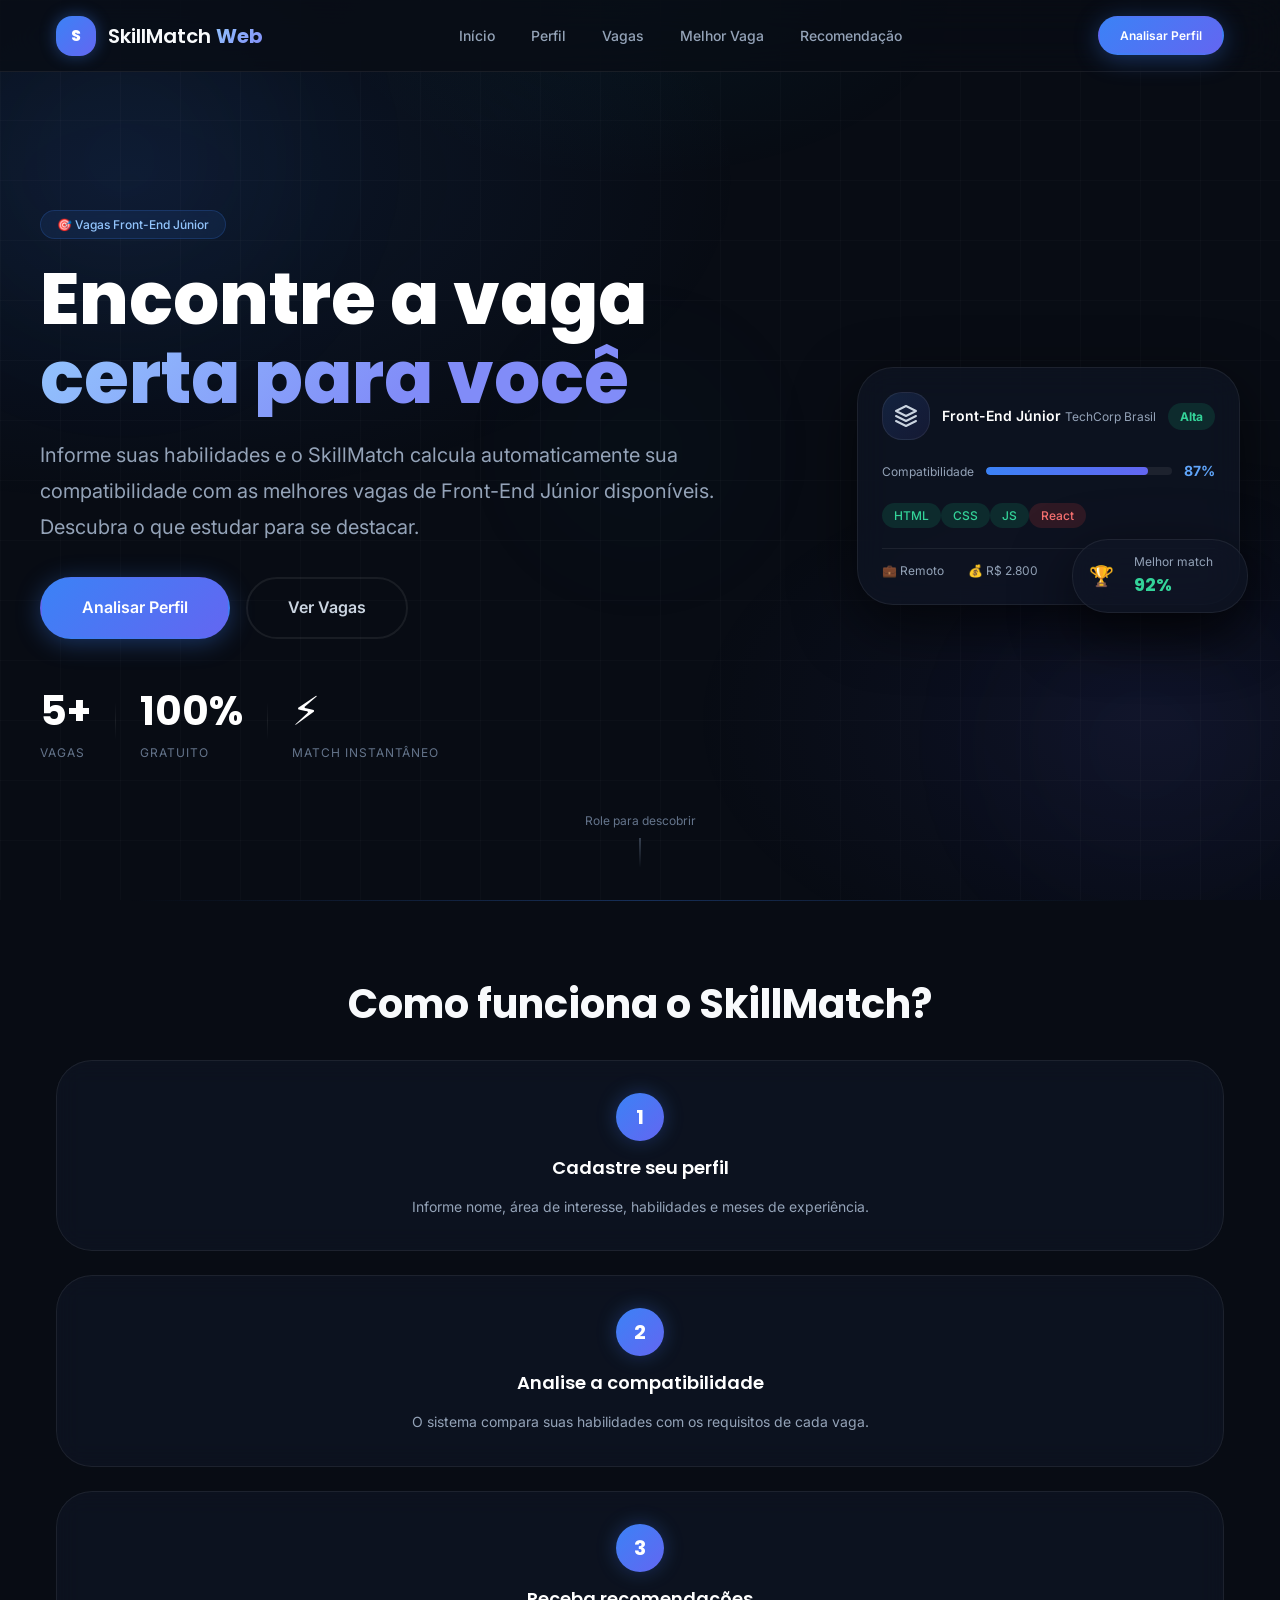
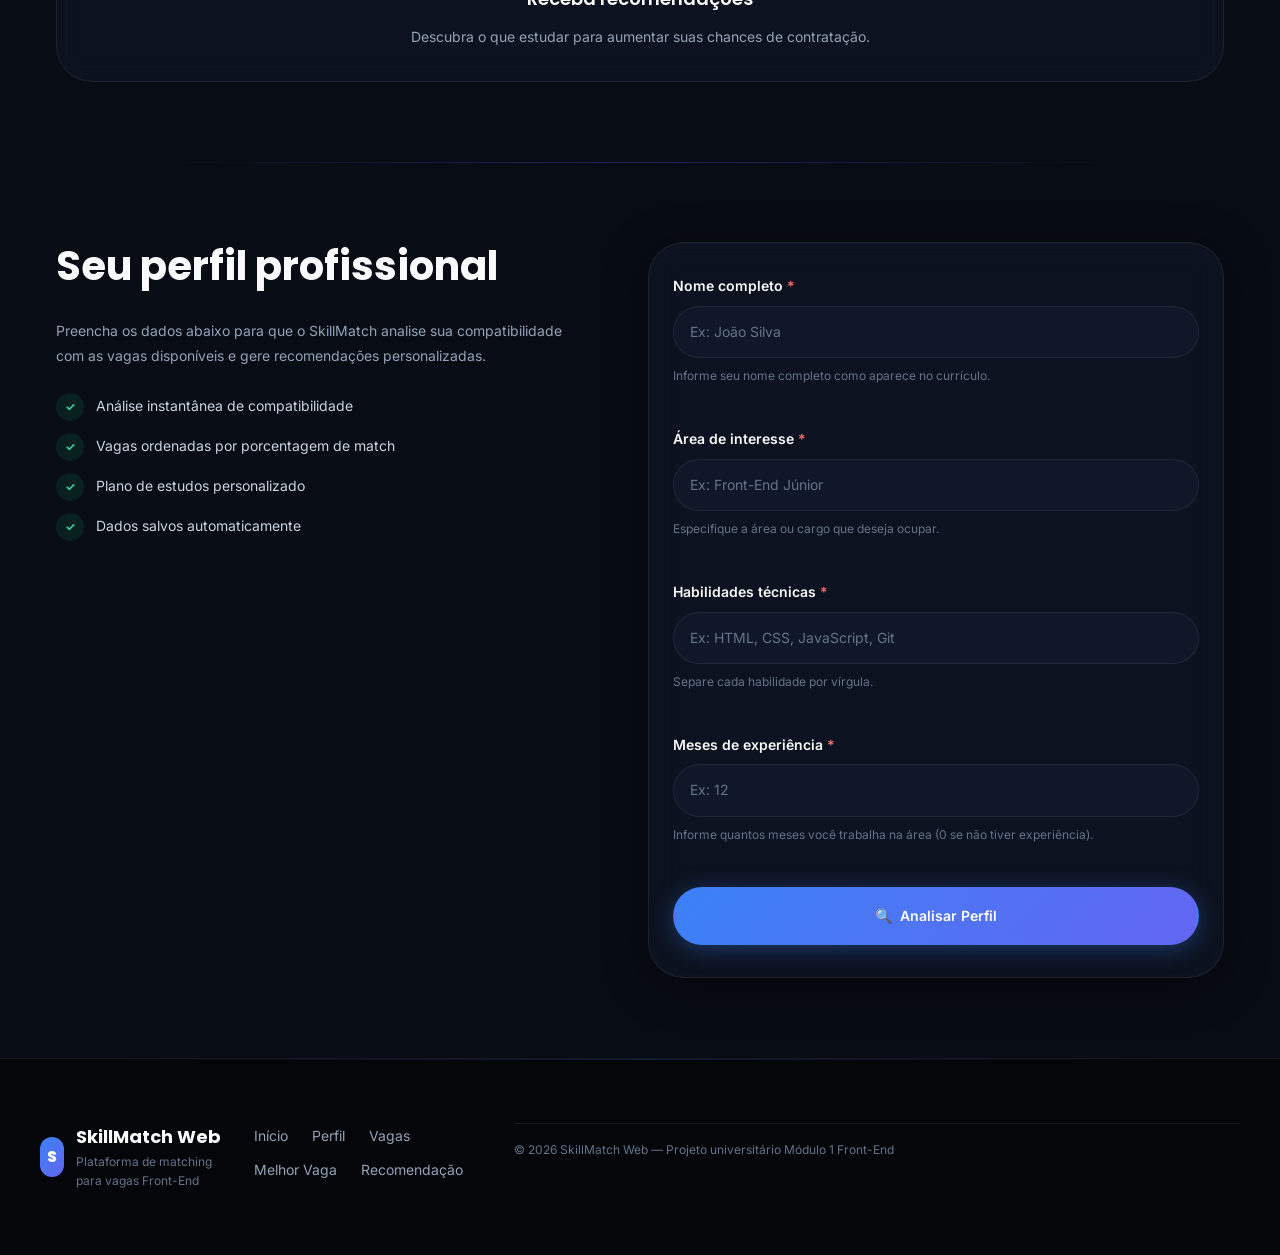
<file: index.html>
<!DOCTYPE html>
<html lang="pt-BR">
<head>
  <meta charset="UTF-8" />
  <meta name="viewport" content="width=device-width, initial-scale=1.0" />
  <meta name="description" content="SkillMatch Web — Compare seu perfil profissional com vagas de Front-End Júnior e descubra sua compatibilidade." />
  <meta name="author" content="SkillMatch Web" />
  <title>SkillMatch Web | Encontre sua vaga ideal</title>

  <link rel="preconnect" href="https://fonts.googleapis.com" />
  <link rel="preconnect" href="https://fonts.gstatic.com" crossorigin />
  <link href="https://fonts.googleapis.com/css2?family=Inter:wght@300;400;500;600;700&family=Poppins:wght@600;700;800&display=swap" rel="stylesheet" />
  <link rel="stylesheet" href="./assets/styles/index.style.css" />
</head>
<body>

<header class="site-header" role="banner">
  <nav class="nav-bar" aria-label="Navegação principal">
    <a href="#inicio" class="nav-brand" aria-label="SkillMatch Web — ir para o início">
      <div class="nav-brand__logo" aria-hidden="true">
        <span class="nav-brand__logo-sm">S</span>
      </div>
      <span class="nav-brand__name">SkillMatch <strong>Web</strong></span>
    </a>

    <ul class="nav-links" role="list">
      <li><a href="#inicio" class="nav-links__item">Início</a></li>
      <li><a href="#perfil" class="nav-links__item">Perfil</a></li>
      <li><a href="#vagas" class="nav-links__item">Vagas</a></li>
      <li><a href="#melhor-vaga" class="nav-links__item">Melhor Vaga</a></li>
      <li><a href="#recomendacao" class="nav-links__item">Recomendação</a></li>
    </ul>

    <a href="#perfil" class="btn btn--primary btn--sm nav-cta">Analisar Perfil</a>
  </nav>
</header>

<section id="inicio" class="hero" aria-labelledby="hero-titulo">
  <div class="hero__bg" aria-hidden="true">
    <div class="hero__bg-circle"></div>
    <div class="hero__bg-circle"></div>
    <div class="hero__bg-circle"></div>
  </div>

  <div class="hero__container">
    <div class="hero__content">
      <span class="hero__badge">🎯 Vagas Front-End Júnior</span>

      <h1 id="hero-titulo" class="hero__titulo">
        Encontre a vaga
        <span class="hero__titulo--destaque">certa para você</span>
      </h1>

      <p class="hero__descricao">
        Informe suas habilidades e o SkillMatch calcula automaticamente sua
        compatibilidade com as melhores vagas de Front-End Júnior disponíveis.
        Descubra o que estudar para se destacar.
      </p>

      <div class="hero__acoes">
        <a href="#perfil" class="btn btn--primary btn--lg">Analisar Perfil</a>
        <a href="#vagas" class="btn btn--outline btn--lg">Ver Vagas</a>
      </div>

      <div class="hero__stats">
        <div class="hero__stat">
          <span class="hero__stat-num">5+</span>
          <span class="hero__stat-label">Vagas</span>
        </div>
        <div class="hero__stat-divider" aria-hidden="true"></div>
        <div class="hero__stat">
          <span class="hero__stat-num">100%</span>
          <span class="hero__stat-label">Gratuito</span>
        </div>
        <div class="hero__stat-divider" aria-hidden="true"></div>
        <div class="hero__stat">
          <span class="hero__stat-num">⚡</span>
          <span class="hero__stat-label">Match Instantâneo</span>
        </div>
      </div>
    </div>

    <div class="hero__preview" aria-hidden="true">
      <div class="card-preview">
        <div class="card-preview__header">
          <div class="card-preview__logo">
            <svg viewBox="0 0 24 24" fill="none" stroke="currentColor" stroke-width="2" stroke-linecap="round" stroke-linejoin="round">
              <path d="M12 2L2 7l10 5 10-5-10-5z"></path>
              <path d="M2 17l10 5 10-5"></path>
              <path d="M2 12l10 5 10-5"></path>
            </svg>
          </div>
          <div class="card-preview__info">
            <span class="card-preview__cargo">Front-End Júnior</span>
            <span class="card-preview__empresa">TechCorp Brasil</span>
          </div>
          <span class="card-preview__badge card-preview__badge--alta">Alta</span>
        </div>
        <div class="card-preview__compat">
          <span class="card-preview__compat-label">Compatibilidade</span>
          <div class="card-preview__bar">
            <div class="card-preview__bar-fill" style="width: 87%"></div>
          </div>
          <span class="card-preview__compat-pct">87%</span>
        </div>
        <div class="card-preview__tags">
          <span class="tag tag--encontrada">HTML</span>
          <span class="tag tag--encontrada">CSS</span>
          <span class="tag tag--encontrada">JS</span>
          <span class="tag tag--faltante">React</span>
        </div>
        <div class="card-preview__meta">
          <span>💼 Remoto</span>
          <span>💰 R$ 2.800</span>
        </div>
      </div>

      <div class="card-preview card-preview--mini">
        <span class="card-preview__mini-ico">🏆</span>
        <div>
          <span class="card-preview__mini-label">Melhor match</span>
          <span class="card-preview__mini-val">92%</span>
        </div>
      </div>
    </div>
  </div>

  <div class="hero__scroll" aria-hidden="true">
    <span>Role para descobrir</span>
    <div class="hero__scroll-line"></div>
  </div>
</section>

<main id="main-content" class="main-content">

  <section class="como-funciona reveal" aria-labelledby="como-funciona-titulo">
    <div class="section-container">
      <h2 id="como-funciona-titulo" class="section-titulo section-titulo--center">
        Como funciona o SkillMatch?
      </h2>
      <div class="steps-carousel" role="region" aria-roledescription="carrossel" aria-label="Passos do SkillMatch">
        <div class="steps-carousel__track" id="carousel-track">
          <article class="step" role="group" aria-roledescription="slide" aria-label="Passo 1 de 3">
            <div class="step__num">1</div>
            <h3 class="step__titulo">Cadastre seu perfil</h3>
            <p class="step__desc">Informe nome, área de interesse, habilidades e meses de experiência.</p>
          </article>
          <article class="step" role="group" aria-roledescription="slide" aria-label="Passo 2 de 3">
            <div class="step__num">2</div>
            <h3 class="step__titulo">Analise a compatibilidade</h3>
            <p class="step__desc">O sistema compara suas habilidades com os requisitos de cada vaga.</p>
          </article>
          <article class="step" role="group" aria-roledescription="slide" aria-label="Passo 3 de 3">
            <div class="step__num">3</div>
            <h3 class="step__titulo">Receba recomendações</h3>
            <p class="step__desc">Descubra o que estudar para aumentar suas chances de contratação.</p>
          </article>
        </div>
        <div class="steps-carousel__nav">
          <button class="steps-carousel__btn steps-carousel__btn--prev" aria-label="Passo anterior" type="button">‹</button>
          <div class="steps-carousel__dots" id="carousel-dots"></div>
          <button class="steps-carousel__btn steps-carousel__btn--next" aria-label="Próximo passo" type="button">›</button>
        </div>
      </div>
    </div>
  </section>

  <section id="perfil" class="section-perfil reveal" aria-labelledby="perfil-titulo">
    <div class="section-container section-container--split">
      <div class="perfil-copy">
        <h2 id="perfil-titulo" class="section-titulo">Seu perfil profissional</h2>
        <p class="section-desc">
          Preencha os dados abaixo para que o SkillMatch analise sua
          compatibilidade com as vagas disponíveis e gere recomendações personalizadas.
        </p>
        <ul class="perfil-beneficios">
          <li class="perfil-beneficio">
            <span class="perfil-beneficio__ico">✓</span>
            Análise instantânea de compatibilidade
          </li>
          <li class="perfil-beneficio">
            <span class="perfil-beneficio__ico">✓</span>
            Vagas ordenadas por porcentagem de match
          </li>
          <li class="perfil-beneficio">
            <span class="perfil-beneficio__ico">✓</span>
            Plano de estudos personalizado
          </li>
          <li class="perfil-beneficio">
            <span class="perfil-beneficio__ico">✓</span>
            Dados salvos automaticamente
          </li>
        </ul>
      </div>

      <div class="perfil-form-wrapper">
        <form id="form-candidato" class="profile-form" novalidate>
          <div class="form-group">
            <label for="input-nome" class="form-label">
              Nome completo <span class="form-label__req">*</span>
            </label>
            <input type="text" id="input-nome" name="nome" class="form-input" placeholder="Ex: João Silva" autocomplete="name" required />
            <span id="nome-dica" class="form-dica">Informe seu nome completo como aparece no currículo.</span>
            <span class="form-erro" id="erro-nome" role="alert"></span>
          </div>

          <div class="form-group">
            <label for="input-area" class="form-label">
              Área de interesse <span class="form-label__req">*</span>
            </label>
            <input type="text" id="input-area" name="area" class="form-input" placeholder="Ex: Front-End Júnior" required />
            <span id="area-dica" class="form-dica">Especifique a área ou cargo que deseja ocupar.</span>
            <span class="form-erro" id="erro-area" role="alert"></span>
          </div>

          <div class="form-group">
            <label for="input-habilidades" class="form-label">
              Habilidades técnicas <span class="form-label__req">*</span>
            </label>
            <input type="text" id="input-habilidades" name="habilidades" class="form-input" placeholder="Ex: HTML, CSS, JavaScript, Git" required />
            <span id="hab-dica" class="form-dica">Separe cada habilidade por vírgula.</span>
            <span class="form-erro" id="erro-habilidades" role="alert"></span>
          </div>

          <div class="form-group">
            <label for="input-experiencia" class="form-label">
              Meses de experiência <span class="form-label__req">*</span>
            </label>
            <input type="number" id="input-experiencia" name="experiencia" class="form-input" placeholder="Ex: 12" min="0" max="600" required />
            <span id="exp-dica" class="form-dica">Informe quantos meses você trabalha na área (0 se não tiver experiência).</span>
            <span class="form-erro" id="erro-experiencia" role="alert"></span>
          </div>

          <div class="form-acoes">
            <button type="submit" id="btn-analisar" class="btn btn--primary btn--full">
              <span class="btn__ico">🔍</span>
              Analisar Perfil
            </button>
          </div>
        </form>
      </div>
    </div>
  </section>

  <section id="vagas" class="section-vagas" aria-labelledby="vagas-titulo" aria-live="polite" hidden>
    <div class="section-container">
      <div class="section-cabecalho">
        <div>
          <h2 id="vagas-titulo" class="section-titulo">Vagas compatíveis</h2>
          <p class="section-desc">Ordenadas por porcentagem de compatibilidade com o seu perfil.</p>
        </div>
        <div class="vagas-resumo" id="vagas-resumo"></div>
      </div>

      <div id="vagas-loading" class="estado-loading" hidden>
        <div class="loading-spinner"></div>
        <p>Buscando vagas...</p>
      </div>

      <div id="vagas-erro" class="estado-erro" hidden role="alert">
        <span>⚠️</span>
        <p id="vagas-erro-msg">Não foi possível carregar as vagas.</p>
        <button id="btn-tentar-novamente" class="btn btn--outline btn--sm">Tentar novamente</button>
      </div>

      <div id="vagas-vazio" class="estado-vazio" hidden>
        <span class="estado-vazio__ico">🔍</span>
        <p>Nenhuma vaga encontrada para o perfil informado.</p>
      </div>

      <div id="lista-vagas" class="vagas-grid" role="list"></div>
    </div>
  </section>

  <section id="melhor-vaga" class="section-melhor-vaga" aria-labelledby="melhor-vaga-titulo" aria-live="polite" hidden>
    <div class="section-container">
      <div class="section-cabecalho">
        <div>
          <h2 id="melhor-vaga-titulo" class="section-titulo section-titulo--destaque">🏆 Melhor vaga para você</h2>
          <p class="section-desc">Esta é a vaga com maior compatibilidade com o seu perfil profissional.</p>
        </div>
      </div>
      <div id="melhor-vaga-container" class="melhor-vaga-container"></div>
    </div>
  </section>

  <section id="recomendacao" class="section-recomendacao" aria-labelledby="recomendacao-titulo" aria-live="polite" hidden>
    <div class="section-container">
      <div class="section-cabecalho">
        <div>
          <h2 id="recomendacao-titulo" class="section-titulo">📚 Plano de estudo recomendado</h2>
          <p class="section-desc">Habilidades que você deve estudar para aumentar sua compatibilidade com a melhor vaga.</p>
        </div>
      </div>
      <div id="lista-recomendacoes" class="recomendacoes-container" role="list"></div>
    </div>
  </section>

</main>

<footer class="site-footer" role="contentinfo">
  <div class="footer-container">
    <div class="footer-brand">
      <div class="footer-brand__logo">S</div>
      <div>
        <span class="footer-brand__nome">SkillMatch Web</span>
        <span class="footer-brand__sub">Plataforma de matching para vagas Front-End</span>
      </div>
    </div>

    <nav class="footer-nav" aria-label="Navegação do rodapé">
      <ul>
        <li><a href="#inicio" class="footer-link">Início</a></li>
        <li><a href="#perfil" class="footer-link">Perfil</a></li>
        <li><a href="#vagas" class="footer-link">Vagas</a></li>
        <li><a href="#melhor-vaga" class="footer-link">Melhor Vaga</a></li>
        <li><a href="#recomendacao" class="footer-link">Recomendação</a></li>
      </ul>
    </nav>

    <p class="footer-copy">
      &copy; <span id="footer-ano">2025</span> SkillMatch Web — Projeto universitário Módulo 1 Front-End
    </p>
  </div>
</footer>

<script type="module" src="./assets/scripts/main.js"></script>
</body>
</html>
</file>
<file: assets/styles/index.style.css>
:root {
  --bg-pagina:        #080C14;
  --bg-card:          rgba(16, 22, 38, 0.65);
  --bg-card-hover:    rgba(22, 31, 53, 0.85);
  --bg-input:         rgba(18, 26, 44, 0.75);
  --borda:            rgba(255, 255, 255, 0.07);
  --borda-hover:      rgba(255, 255, 255, 0.15);
  --borda-foco:       #3B82F6;
  --branco:           #FFFFFF;
  --azul-600: #3B82F6;
  --azul-500: #60A5FA;
  --azul-400: #93C5FD;
  --azul-50:  #EFF6FF;
  --indigo-500: #6366F1;
  --indigo-400: #818CF8;
  --cinza-900: #F8FAFC;
  --cinza-300: #CBD5E1;
  --cinza-400: #94A3B8;
  --cinza-500: #64748B;
  --verde-600:  #10B981;
  --verde-500:  #34D399;
  --verde-900:  rgba(16, 185, 129, 0.15);
  --amarelo-600:#F59E0B;
  --amarelo-500:#FBBF24;
  --amarelo-900:rgba(245, 158, 11, 0.15);
  --vermelho-600:#EF4444;
  --vermelho-500:#F87171;
  --vermelho-900:rgba(239, 68, 68, 0.15);
  --fonte-corpo:   'Inter', system-ui, -apple-system, sans-serif;
  --fonte-titulo:  'Poppins', 'Inter', system-ui, sans-serif;
  --fs-xs:   0.75rem;
  --fs-sm:   0.875rem;
  --fs-base: 1rem;
  --fs-md:   1.125rem;
  --fs-lg:   1.25rem;
  --fs-2xl:  1.75rem;
  --fs-3xl:  2.5rem;
  --fs-4xl:  3.5rem;
  --fs-5xl:  4.5rem;
  --fw-normal:   400;
  --fw-medium:   500;
  --fw-semibold: 600;
  --fw-bold:     700;
  --fw-extrabold:800;
  --sp-1:  0.25rem;
  --sp-2:  0.5rem;
  --sp-3:  0.75rem;
  --sp-4:  1rem;
  --sp-5:  1.25rem;
  --sp-6:  1.5rem;
  --sp-8:  2rem;
  --sp-10: 2.5rem;
  --sp-12: 3rem;
  --sp-16: 4rem;
  --sp-20: 5rem;
  --radius-sm:   0.375rem;
  --radius-md:   0.75rem;
  --radius-lg:   1rem;
  --radius-xl:   1.25rem;
  --radius-2xl:  1.75rem;
  --radius-3xl:  2.25rem;
  --radius-full: 9999px;
  --sombra-sm:   0 2px 8px rgba(0,0,0,0.4);
  --sombra-md:   0 8px 32px rgba(0,0,0,0.5);
  --sombra-lg:   0 20px 60px rgba(0,0,0,0.6);
  --sombra-azul: 0 4px 24px rgba(59, 130, 246, 0.35);
  --sombra-card: 0 8px 40px rgba(0,0,0,0.5);
  --trans-rapida: 200ms cubic-bezier(0.4, 0, 0.2, 1);
  --trans-base:   400ms cubic-bezier(0.4, 0, 0.2, 1);
  --trans-lenta:  600ms cubic-bezier(0.16, 1, 0.3, 1);
  --max-largura: 75rem;
  --max-form:    36rem;
  --nav-altura:  4.5rem;
  --z-nav: 100;
}

*, *::before, *::after {
  box-sizing: border-box;
  margin: 0;
  padding: 0;
}

html {
  scroll-behavior: smooth;
  -webkit-text-size-adjust: 100%;
}

body {
  font-family: var(--fonte-corpo);
  font-size: var(--fs-base);
  font-weight: var(--fw-normal);
  line-height: 1.6;
  color: var(--cinza-300);
  background: var(--bg-pagina);
  min-height: 100vh;
  overflow-x: hidden;
}

h1, h2, h3, h4, h5, h6 {
  font-family: var(--fonte-titulo);
  line-height: 1.2;
  color: var(--cinza-900);
}

img, svg, video { display: block; max-width: 100%; }
button, input, select, textarea { font: inherit; color: inherit; }
a { color: inherit; text-decoration: none; }
ul, ol { list-style: none; }

:focus-visible {
  outline: 2px solid var(--azul-600);
  outline-offset: 3px;
  border-radius: var(--radius-sm);
}

::-webkit-scrollbar { width: 8px; }
::-webkit-scrollbar-track { background: var(--bg-pagina); }
::-webkit-scrollbar-thumb {
  background: linear-gradient(180deg, var(--azul-600), var(--indigo-500));
  border-radius: var(--radius-full);
}

body::before {
  content: '';
  position: fixed;
  inset: 0;
  background:
    radial-gradient(ellipse 80% 60% at 10% 20%, rgba(59, 130, 246, 0.10) 0%, transparent 60%),
    radial-gradient(ellipse 60% 50% at 90% 80%, rgba(99, 102, 241, 0.08) 0%, transparent 60%),
    radial-gradient(ellipse 50% 40% at 50% 0%, rgba(6, 182, 212, 0.05) 0%, transparent 50%);
  pointer-events: none;
  z-index: 0;
}

.section-container {
  max-width: var(--max-largura);
  margin-inline: auto;
  padding-inline: var(--sp-4);
  position: relative;
  z-index: 1;
}

.section-titulo {
  font-size: var(--fs-2xl);
  font-weight: var(--fw-bold);
  color: var(--cinza-900);
  margin-bottom: var(--sp-3);
}

.section-titulo--center { text-align: center; }

.section-titulo--destaque {
  background: linear-gradient(135deg, var(--azul-500), var(--indigo-400));
  -webkit-background-clip: text;
  -webkit-text-fill-color: transparent;
  background-clip: text;
}

.section-desc {
  font-size: var(--fs-sm);
  color: var(--cinza-400);
  line-height: 1.8;
  max-width: 60ch;
}

.reveal {
  opacity: 0;
  transform: translateY(40px);
  transition: opacity 0.8s ease, transform 0.8s ease;
}
.reveal.visivel {
  opacity: 1;
  transform: translateY(0);
}

.btn {
  display: inline-flex;
  align-items: center;
  justify-content: center;
  gap: var(--sp-2);
  padding: 0.75rem 1.75rem;
  border: 2px solid transparent;
  border-radius: var(--radius-3xl);
  font-family: var(--fonte-corpo);
  font-size: var(--fs-sm);
  font-weight: var(--fw-semibold);
  cursor: pointer;
  transition: all var(--trans-base);
  user-select: none;
  position: relative;
  overflow: hidden;
}

.btn::after {
  content: '';
  position: absolute;
  inset: 0;
  background: rgba(255,255,255,0.08);
  opacity: 0;
  transition: opacity var(--trans-rapida);
}

.btn:hover::after { opacity: 1; }
.btn:hover { transform: translateY(-3px); }
.btn:active { transform: translateY(0); }

.btn--primary {
  background: linear-gradient(135deg, var(--azul-600), var(--indigo-500));
  color: var(--branco);
  box-shadow: var(--sombra-azul);
}
.btn--primary:hover {
  box-shadow: 0 0 30px rgba(59, 130, 246, 0.5), var(--sombra-azul);
}

.btn--outline {
  background: transparent;
  border-color: var(--borda);
  color: var(--cinza-300);
}
.btn--outline:hover {
  background: rgba(255,255,255,0.04);
  border-color: var(--cinza-400);
}

.btn--sm  { padding: 0.5rem 1.25rem; font-size: var(--fs-xs); }
.btn--lg  { padding: 1rem 2.5rem; font-size: var(--fs-base); }
.btn--full { width: 100%; padding-block: 1rem; }

.btn:disabled, .btn[aria-disabled="true"] {
  opacity: 0.4;
  cursor: not-allowed;
  transform: none !important;
}

.site-header {
  position: fixed;
  top: 0; left: 0; right: 0;
  z-index: var(--z-nav);
  background: rgba(8, 12, 20, 0.75);
  backdrop-filter: blur(20px);
  -webkit-backdrop-filter: blur(20px);
  border-bottom: 1px solid var(--borda);
  height: var(--nav-altura);
}

.nav-bar {
  max-width: var(--max-largura);
  margin-inline: auto;
  padding-inline: var(--sp-4);
  height: 100%;
  display: flex;
  align-items: center;
  justify-content: space-between;
  gap: var(--sp-6);
}

.nav-brand {
  display: flex;
  align-items: center;
  gap: var(--sp-3);
}

.nav-brand__logo {
  width: 2.5rem;
  height: 2.5rem;
  background: linear-gradient(135deg, var(--azul-600), var(--indigo-500));
  border-radius: var(--radius-lg);
  display: flex;
  align-items: center;
  justify-content: center;
  box-shadow: 0 0 16px rgba(59, 130, 246, 0.4);
}

.nav-brand__logo-sm {
  font-family: var(--fonte-titulo);
  font-weight: var(--fw-extrabold);
  font-size: var(--fs-base);
  color: var(--branco);
}

.nav-brand__name {
  font-family: var(--fonte-titulo);
  font-size: var(--fs-lg);
  font-weight: var(--fw-semibold);
  color: var(--cinza-900);
}
.nav-brand__name strong {
  background: linear-gradient(135deg, var(--azul-400), var(--indigo-400));
  -webkit-background-clip: text;
  -webkit-text-fill-color: transparent;
  background-clip: text;
}

.nav-links { display: none; align-items: center; gap: var(--sp-1); }
.nav-links__item {
  padding: var(--sp-2) var(--sp-4);
  border-radius: var(--radius-2xl);
  font-size: var(--fs-sm);
  font-weight: var(--fw-medium);
  color: var(--cinza-400);
  transition: all var(--trans-rapida);
}
.nav-links__item:hover,
.nav-links__item.ativo {
  color: var(--branco);
  background: rgba(255,255,255,0.06);
}

.nav-cta { display: none; }

.hero {
  min-height: 100vh;
  display: flex;
  align-items: center;
  position: relative;
  overflow: hidden;
  padding: var(--nav-altura) var(--sp-4) var(--sp-16);
}

.hero__bg {
  position: absolute;
  inset: 0;
  overflow: hidden;
  z-index: 0;
}

.hero__bg-circle {
  position: absolute;
  border-radius: 50%;
  filter: blur(80px);
  opacity: 0.3;
  animation: heroFloat 12s ease-in-out infinite;
}

.hero__bg-circle:nth-child(1) {
  width: 500px; height: 500px;
  background: radial-gradient(circle, rgba(59, 130, 246, 0.25), transparent 70%);
  top: -10%; left: -10%;
  animation-delay: 0s;
}

.hero__bg-circle:nth-child(2) {
  width: 400px; height: 400px;
  background: radial-gradient(circle, rgba(99, 102, 241, 0.2), transparent 70%);
  bottom: -5%; right: -5%;
  animation-delay: -4s;
}

.hero__bg-circle:nth-child(3) {
  width: 300px; height: 300px;
  background: radial-gradient(circle, rgba(6, 182, 212, 0.15), transparent 70%);
  top: 50%; left: 50%;
  transform: translate(-50%, -50%);
  animation-delay: -8s;
}

@keyframes heroFloat {
  0%, 100% { transform: translate(0, 0) scale(1); }
  25% { transform: translate(30px, -30px) scale(1.05); }
  50% { transform: translate(-20px, 20px) scale(0.95); }
  75% { transform: translate(20px, 30px) scale(1.02); }
}

.hero__bg::after {
  content: '';
  position: absolute;
  inset: 0;
  background-image:
    linear-gradient(rgba(255,255,255,0.02) 1px, transparent 1px),
    linear-gradient(90deg, rgba(255,255,255,0.02) 1px, transparent 1px);
  background-size: 60px 60px;
}

.hero__container {
  max-width: var(--max-largura);
  margin-inline: auto;
  width: 100%;
  display: flex;
  flex-direction: column;
  gap: var(--sp-10);
  position: relative;
  z-index: 1;
}

.hero__content { position: relative; }

.hero__badge {
  display: inline-flex;
  align-items: center;
  gap: var(--sp-2);
  padding: var(--sp-1) var(--sp-4);
  border-radius: var(--radius-full);
  background: rgba(59, 130, 246, 0.1);
  border: 1px solid rgba(59, 130, 246, 0.2);
  font-size: var(--fs-xs);
  font-weight: var(--fw-medium);
  color: var(--azul-400);
  margin-bottom: var(--sp-5);
  backdrop-filter: blur(8px);
}

.hero__titulo {
  font-size: var(--fs-3xl);
  font-weight: var(--fw-extrabold);
  line-height: 1.1;
  color: var(--branco);
  margin-bottom: var(--sp-5);
}

.hero__titulo--destaque {
  background: linear-gradient(135deg, var(--azul-400) 0%, var(--indigo-400) 50%, #818CF8 100%);
  -webkit-background-clip: text;
  -webkit-text-fill-color: transparent;
  background-clip: text;
  display: block;
}

.hero__descricao {
  font-size: var(--fs-md);
  color: var(--cinza-400);
  line-height: 1.8;
  max-width: 52ch;
  margin-bottom: var(--sp-8);
}

.hero__acoes {
  display: flex;
  flex-wrap: wrap;
  gap: var(--sp-4);
  margin-bottom: var(--sp-10);
}

.hero__stats {
  display: flex;
  align-items: center;
  gap: var(--sp-6);
  flex-wrap: wrap;
}

.hero__stat {
  display: flex;
  flex-direction: column;
}
.hero__stat-num {
  font-family: var(--fonte-titulo);
  font-size: var(--fs-2xl);
  font-weight: var(--fw-bold);
  color: var(--branco);
}
.hero__stat-label {
  font-size: var(--fs-xs);
  color: var(--cinza-500);
  text-transform: uppercase;
  letter-spacing: 0.08em;
}
.hero__stat-divider {
  width: 1px;
  height: 2.5rem;
  background: linear-gradient(180deg, transparent, var(--borda), transparent);
}

.hero__preview {
  position: relative;
  display: flex;
  justify-content: center;
  align-items: center;
}

.card-preview {
  background: var(--bg-card);
  backdrop-filter: blur(16px);
  -webkit-backdrop-filter: blur(16px);
  border: 1px solid var(--borda);
  border-radius: var(--radius-3xl);
  padding: var(--sp-6);
  box-shadow: var(--sombra-lg);
  width: 100%;
  max-width: 24rem;
  display: flex;
  flex-direction: column;
  gap: var(--sp-5);
  position: relative;
  animation: floatCard 7s ease-in-out infinite;
}

@keyframes floatCard {
  0%, 100% { transform: translateY(0); }
  50% { transform: translateY(-12px); }
}

.card-preview__header {
  display: flex;
  align-items: center;
  gap: var(--sp-3);
}

.card-preview__logo {
  width: 3rem;
  height: 3rem;
  border-radius: var(--radius-xl);
  background: linear-gradient(135deg, rgba(59, 130, 246, 0.15), rgba(99, 102, 241, 0.1));
  border: 1px solid var(--borda);
  display: flex;
  align-items: center;
  justify-content: center;
  flex-shrink: 0;
}
.card-preview__logo svg { width: 1.5rem; height: 1.5rem; }

.card-preview__info { flex: 1; }
.card-preview__cargo {
  font-size: var(--fs-sm);
  font-weight: var(--fw-semibold);
  color: var(--branco);
}
.card-preview__empresa {
  font-size: var(--fs-xs);
  color: var(--cinza-400);
}

.card-preview__badge {
  padding: var(--sp-1) var(--sp-3);
  border-radius: var(--radius-full);
  font-size: var(--fs-xs);
  font-weight: var(--fw-bold);
}
.card-preview__badge--alta {
  background: var(--verde-900);
  color: var(--verde-500);
}

.card-preview__compat {
  display: flex;
  align-items: center;
  gap: var(--sp-3);
}
.card-preview__compat-label {
  font-size: var(--fs-xs);
  color: var(--cinza-400);
  white-space: nowrap;
}
.card-preview__bar {
  flex: 1;
  height: 8px;
  background: var(--borda);
  border-radius: var(--radius-full);
  overflow: hidden;
}
.card-preview__bar-fill {
  height: 100%;
  background: linear-gradient(90deg, var(--azul-600), var(--indigo-500));
  border-radius: var(--radius-full);
  transition: width 1s ease;
}
.card-preview__compat-pct {
  font-size: var(--fs-sm);
  font-weight: var(--fw-bold);
  color: var(--azul-500);
}

.card-preview__tags {
  display: flex;
  flex-wrap: wrap;
  gap: var(--sp-1.5);
}

.tag {
  display: inline-flex;
  align-items: center;
  padding: 3px var(--sp-3);
  border-radius: var(--radius-full);
  font-size: var(--fs-xs);
  font-weight: var(--fw-medium);
}
.tag--encontrada {
  background: var(--verde-900);
  color: var(--verde-500);
}
.tag--faltante {
  background: var(--vermelho-900);
  color: var(--vermelho-500);
}

.card-preview__meta {
  display: flex;
  gap: var(--sp-6);
  font-size: var(--fs-xs);
  color: var(--cinza-400);
  padding-top: var(--sp-3);
  border-top: 1px solid var(--borda);
}

.card-preview--mini {
  position: absolute;
  bottom: -0.5rem;
  right: -0.5rem;
  max-width: 11rem;
  padding: var(--sp-3) var(--sp-4);
  flex-direction: row;
  align-items: center;
  gap: var(--sp-2.5);
  animation-delay: 0.5s;
  backdrop-filter: blur(20px);
}
.card-preview__mini-ico { font-size: var(--fs-lg); }
.card-preview__mini-label {
  display: block;
  font-size: var(--fs-xs);
  color: var(--cinza-400);
}
.card-preview__mini-val {
  font-family: var(--fonte-titulo);
  font-size: var(--fs-md);
  font-weight: var(--fw-bold);
  color: var(--verde-500);
}

.hero__scroll {
  position: absolute;
  bottom: 2rem;
  left: 50%;
  transform: translateX(-50%);
  display: flex;
  flex-direction: column;
  align-items: center;
  gap: var(--sp-2);
  color: var(--cinza-500);
  font-size: var(--fs-xs);
  z-index: 1;
  animation: scrollBounce 2s ease-in-out infinite;
}

@keyframes scrollBounce {
  0%, 100% { transform: translateX(-50%) translateY(0); }
  50% { transform: translateX(-50%) translateY(8px); }
}

.hero__scroll-line {
  width: 1px;
  height: 30px;
  background: linear-gradient(180deg, var(--cinza-500), transparent);
}

.como-funciona {
  position: relative;
  padding: var(--sp-20) var(--sp-4);
  background: transparent;
}

.como-funciona::before {
  content: '';
  position: absolute;
  top: 0; left: 10%; right: 10%;
  height: 1px;
  background: linear-gradient(90deg, transparent, rgba(59, 130, 246, 0.3), transparent);
}

.steps-carousel {
  position: relative;
  margin-top: var(--sp-8);
}

.steps-carousel__track {
  display: flex;
  overflow: hidden;
  scroll-behavior: smooth;
  gap: var(--sp-6);
}

.step {
  min-width: 100%;
  background: var(--bg-card);
  backdrop-filter: blur(12px);
  -webkit-backdrop-filter: blur(12px);
  border: 1px solid var(--borda);
  border-radius: var(--radius-3xl);
  padding: var(--sp-8) var(--sp-6);
  display: flex;
  flex-direction: column;
  align-items: center;
  text-align: center;
  gap: var(--sp-4);
  transition: all var(--trans-base);
  box-sizing: border-box;
}
.step:hover {
  transform: translateY(-6px);
  border-color: rgba(59, 130, 246, 0.3);
  box-shadow: 0 12px 40px rgba(0,0,0,0.4);
}

.step__num {
  width: 3rem;
  height: 3rem;
  border-radius: var(--radius-full);
  background: linear-gradient(135deg, var(--azul-600), var(--indigo-500));
  color: var(--branco);
  font-family: var(--fonte-titulo);
  font-weight: var(--fw-bold);
  font-size: var(--fs-lg);
  display: flex;
  align-items: center;
  justify-content: center;
  box-shadow: 0 0 20px rgba(59, 130, 246, 0.3);
}

.step__titulo {
  font-size: var(--fs-md);
  font-weight: var(--fw-semibold);
  color: var(--branco);
}

.step__desc {
  font-size: var(--fs-sm);
  color: var(--cinza-400);
  line-height: 1.7;
}

.steps-carousel__nav {
  display: flex;
  align-items: center;
  justify-content: center;
  gap: var(--sp-4);
  margin-top: var(--sp-6);
}

.steps-carousel__btn {
  width: 2.5rem;
  height: 2.5rem;
  border-radius: var(--radius-full);
  background: var(--bg-card);
  border: 1px solid var(--borda);
  color: var(--cinza-400);
  font-size: var(--fs-lg);
  cursor: pointer;
  display: flex;
  align-items: center;
  justify-content: center;
  transition: all var(--trans-rapida);
}
.steps-carousel__btn:hover {
  background: var(--bg-card-hover);
  border-color: var(--azul-600);
  color: var(--branco);
}

.steps-carousel__dots {
  display: flex;
  gap: var(--sp-2);
}

.steps-carousel__dot {
  width: 0.5rem;
  height: 0.5rem;
  border-radius: var(--radius-full);
  background: var(--cinza-500);
  border: none;
  cursor: pointer;
  transition: all var(--trans-rapida);
  padding: 0;
}
.steps-carousel__dot--ativo {
  background: var(--azul-600);
  width: 1.5rem;
  border-radius: var(--radius-full);
}

.section-perfil {
  padding: var(--sp-20) var(--sp-4);
  position: relative;
}
.section-perfil::before {
  content: '';
  position: absolute;
  top: 0; left: 10%; right: 10%;
  height: 1px;
  background: linear-gradient(90deg, transparent, rgba(99, 102, 241, 0.3), transparent);
}

.section-container--split {
  display: flex;
  flex-direction: column;
  gap: var(--sp-10);
}

.perfil-copy {
  display: flex;
  flex-direction: column;
  gap: var(--sp-4);
}

.perfil-beneficios {
  display: flex;
  flex-direction: column;
  gap: var(--sp-3);
  margin-top: var(--sp-2);
}

.perfil-beneficio {
  display: flex;
  align-items: center;
  gap: var(--sp-3);
  font-size: var(--fs-sm);
  color: var(--cinza-300);
}

.perfil-beneficio__ico {
  display: inline-flex;
  width: 1.75rem;
  height: 1.75rem;
  border-radius: var(--radius-full);
  background: rgba(16, 185, 129, 0.12);
  color: var(--verde-500);
  font-size: var(--fs-xs);
  font-weight: var(--fw-bold);
  align-items: center;
  justify-content: center;
  flex-shrink: 0;
}

.perfil-form-wrapper {
  background: var(--bg-card);
  backdrop-filter: blur(16px);
  -webkit-backdrop-filter: blur(16px);
  border: 1px solid var(--borda);
  border-radius: var(--radius-3xl);
  padding: var(--sp-8) var(--sp-6);
  box-shadow: var(--sombra-card);
}

.profile-form {
  display: flex;
  flex-direction: column;
  gap: var(--sp-5);
}

.form-group {
  display: flex;
  flex-direction: column;
  gap: var(--sp-2);
}

.form-label {
  font-size: var(--fs-sm);
  font-weight: var(--fw-semibold);
  color: var(--cinza-900);
  display: flex;
  align-items: center;
  gap: var(--sp-1);
}
.form-label__req { color: var(--vermelho-500); }

.form-input {
  width: 100%;
  padding: 0.875rem 1rem;
  background: var(--bg-input);
  border: 1px solid var(--borda);
  border-radius: var(--radius-2xl);
  color: var(--branco);
  font-size: var(--fs-sm);
  transition: all var(--trans-rapida);
}
.form-input::placeholder { color: var(--cinza-500); }
.form-input:hover { border-color: var(--borda-hover); }
.form-input:focus {
  outline: none;
  border-color: var(--azul-600);
  box-shadow: 0 0 0 4px rgba(59, 130, 246, 0.15);
  background: rgba(22, 31, 53, 0.9);
}

.form-input.invalido {
  border-color: var(--vermelho-600);
  box-shadow: 0 0 0 4px rgba(239, 68, 68, 0.2);
}

.form-dica {
  font-size: var(--fs-xs);
  color: var(--cinza-500);
}

.form-erro {
  font-size: var(--fs-xs);
  color: var(--vermelho-500);
  font-weight: var(--fw-medium);
  min-height: 1.25em;
  display: block;
}

.section-vagas[hidden],
.section-melhor-vaga[hidden],
.section-recomendacao[hidden] { display: none; }

.section-vagas,
.section-melhor-vaga,
.section-recomendacao {
  padding: var(--sp-16) var(--sp-4);
  scroll-margin-top: calc(var(--nav-altura) + 1rem);
  position: relative;
  background: transparent;
}

.section-vagas::before,
.section-melhor-vaga::before,
.section-recomendacao::before {
  content: '';
  position: absolute;
  top: 0; left: 10%; right: 10%;
  height: 1px;
  background: linear-gradient(90deg, transparent, rgba(99, 102, 241, 0.3), transparent);
}

.section-cabecalho {
  display: flex;
  flex-direction: column;
  gap: var(--sp-2);
  margin-bottom: var(--sp-8);
}

.vagas-resumo {
  font-size: var(--fs-xs);
  color: var(--cinza-400);
  font-weight: var(--fw-medium);
}

.estado-loading[hidden],
.estado-erro[hidden],
.estado-vazio[hidden] { display: none; }

.estado-loading,
.estado-erro,
.estado-vazio {
  display: flex;
  flex-direction: column;
  align-items: center;
  gap: var(--sp-4);
  padding: var(--sp-16) var(--sp-4);
  text-align: center;
}

.loading-spinner {
  width: 3rem;
  height: 3rem;
  border: 3px solid rgba(255,255,255,0.05);
  border-top-color: var(--azul-600);
  border-radius: var(--radius-full);
  animation: spin 0.8s linear infinite;
}

@keyframes spin { to { transform: rotate(360deg); } }

.estado-erro {
  background: var(--vermelho-900);
  border: 1px solid rgba(239, 68, 68, 0.2);
  border-radius: var(--radius-2xl);
  color: var(--vermelho-500);
  max-width: var(--max-form);
  margin-inline: auto;
}

.estado-vazio__ico { font-size: var(--fs-3xl); }

.vagas-grid {
  display: flex;
  flex-wrap: wrap;
  gap: var(--sp-6);
  align-items: stretch;
}

.vagas-grid > .card-vaga {
  flex: 1 1 20rem;
  max-width: 100%;
}

.card-vaga {
  background: var(--bg-card);
  backdrop-filter: blur(12px);
  -webkit-backdrop-filter: blur(12px);
  border: 1px solid var(--borda);
  border-radius: var(--radius-3xl);
  padding: var(--sp-6);
  display: flex;
  flex-direction: column;
  gap: var(--sp-4);
  box-shadow: 0 4px 20px rgba(0,0,0,0.3);
  transition: all var(--trans-base);
  opacity: 0;
  transform: translateY(20px);
  position: relative;
}

.card-vaga.visivel {
  opacity: 1;
  transform: translateY(0);
}

.card-vaga::before {
  content: '';
  position: absolute;
  inset: 0;
  border-radius: inherit;
  background: linear-gradient(135deg, rgba(59, 130, 246, 0.05), transparent);
  opacity: 0;
  transition: opacity var(--trans-base);
  pointer-events: none;
}

.card-vaga:hover {
  transform: translateY(-6px);
  border-color: rgba(59, 130, 246, 0.3);
  box-shadow: 0 16px 48px rgba(0,0,0,0.5);
}
.card-vaga:hover::before { opacity: 1; }

.card-vaga__cabecalho {
  display: flex;
  align-items: center;
  gap: var(--sp-3);
}

.card-vaga__logo-empresa {
  width: 3rem;
  height: 3rem;
  border-radius: var(--radius-xl);
  background: rgba(255,255,255,0.03);
  display: flex;
  align-items: center;
  justify-content: center;
  flex-shrink: 0;
  border: 1px solid var(--borda);
  padding: 0.6rem;
  transition: all var(--trans-rapida);
}
.card-vaga:hover .card-vaga__logo-empresa {
  background: rgba(255,255,255,0.06);
  border-color: rgba(59, 130, 246, 0.3);
}

.svg-logo { width: 100%; height: 100%; }
.svg-logo--blue   { color: var(--azul-500); }
.svg-logo--purple { color: var(--indigo-400); }
.svg-logo--green  { color: var(--verde-500); }
.svg-logo--orange { color: var(--amarelo-500); }
.svg-logo--pink   { color: #EC4899; }
.svg-logo--cyan   { color: #06B6D4; }

.card-vaga__info { flex: 1; min-width: 0; }

.card-vaga__cargo {
  font-size: var(--fs-sm);
  font-weight: var(--fw-semibold);
  color: var(--branco);
}

.card-vaga__empresa {
  font-size: var(--fs-xs);
  color: var(--cinza-400);
  margin-top: 2px;
}

.badge-classificacao {
  padding: var(--sp-1) var(--sp-3);
  border-radius: var(--radius-full);
  font-size: var(--fs-xs);
  font-weight: var(--fw-bold);
  text-transform: uppercase;
  letter-spacing: 0.06em;
}
.badge-classificacao--alta {
  background: var(--verde-900);
  color: var(--verde-500);
  box-shadow: 0 0 12px rgba(16, 185, 129, 0.2);
}
.badge-classificacao--media {
  background: var(--amarelo-900);
  color: var(--amarelo-500);
}
.badge-classificacao--baixa {
  background: var(--vermelho-900);
  color: var(--vermelho-500);
}

.card-vaga__compat {
  display: flex;
  flex-direction: column;
  gap: var(--sp-1.5);
}

.card-vaga__compat-info {
  display: flex;
  justify-content: space-between;
  align-items: center;
}

.card-vaga__compat-label {
  font-size: var(--fs-xs);
  color: var(--cinza-400);
}

.card-vaga__compat-pct {
  font-size: var(--fs-sm);
  font-weight: var(--fw-bold);
}

.barra-progresso {
  height: 8px;
  background: var(--borda);
  border-radius: var(--radius-full);
  overflow: hidden;
}

.barra-progresso__fill {
  height: 100%;
  border-radius: var(--radius-full);
  transition: width 1.2s cubic-bezier(0.16, 1, 0.3, 1);
  width: 0;
}

.barra-progresso__fill--alta   { background: linear-gradient(90deg, var(--verde-600), var(--verde-500)); }
.barra-progresso__fill--media  { background: linear-gradient(90deg, var(--amarelo-600), var(--amarelo-500)); }
.barra-progresso__fill--baixa  { background: linear-gradient(90deg, var(--vermelho-600), var(--vermelho-500)); }

.card-vaga__habilidades {
  display: flex;
  flex-direction: column;
  gap: var(--sp-2);
}

.card-vaga__hab-grupo {
  display: flex;
  flex-wrap: wrap;
  gap: var(--sp-1.5);
  align-items: center;
}

.card-vaga__hab-label {
  font-size: var(--fs-xs);
  color: var(--cinza-500);
  width: 100%;
  margin-bottom: 2px;
}

.card-vaga__meta {
  display: flex;
  gap: var(--sp-3);
  padding-top: var(--sp-3);
  border-top: 1px solid var(--borda);
  flex-wrap: wrap;
}

.card-vaga__meta-item {
  display: inline-flex;
  align-items: center;
  gap: var(--sp-1.5);
  padding: var(--sp-1) var(--sp-3);
  border-radius: var(--radius-2xl);
  background: rgba(255,255,255,0.03);
  border: 1px solid var(--borda);
  font-size: var(--fs-xs);
  font-weight: var(--fw-medium);
  color: var(--cinza-300);
}

.card-vaga__meta-item--salario {
  background: rgba(16, 185, 129, 0.08);
  border-color: rgba(16, 185, 129, 0.2);
  color: var(--verde-500);
  font-weight: var(--fw-semibold);
  font-size: var(--fs-sm);
}

.card-vaga__meta-item--modalidade {
  background: rgba(59, 130, 246, 0.08);
  border-color: rgba(59, 130, 246, 0.2);
  color: var(--azul-400);
}

.card-vaga--destaque {
  border: 1px solid rgba(59, 130, 246, 0.5);
  background: linear-gradient(135deg, rgba(59, 130, 246, 0.08) 0%, var(--bg-card) 100%);
  backdrop-filter: blur(16px);
  -webkit-backdrop-filter: blur(16px);
  box-shadow:
    0 10px 40px rgba(59, 130, 246, 0.25),
    inset 0 1px 0 rgba(59, 130, 246, 0.1);
  position: relative;
  overflow: hidden;
}

.card-vaga--destaque::before { content: none; }

.card-vaga--destaque::after {
  content: '';
  position: absolute;
  top: 0; left: 0; right: 0;
  height: 4px;
  background: linear-gradient(90deg, var(--azul-600), var(--indigo-500), var(--azul-600));
  background-size: 200% 100%;
  animation: shimmerBorder 3s ease-in-out infinite;
}

@keyframes shimmerBorder {
  0%, 100% { background-position: 0% 0; }
  50% { background-position: 100% 0; }
}

.card-vaga--destaque .card-vaga__compat-pct {
  font-size: var(--fs-md);
  color: var(--azul-400);
}

.melhor-vaga-faixa {
  display: inline-flex;
  align-items: center;
  gap: var(--sp-2);
  background: linear-gradient(135deg, var(--azul-600), var(--indigo-500));
  color: var(--branco);
  padding: var(--sp-1) var(--sp-4);
  border-radius: var(--radius-full);
  font-size: var(--fs-xs);
  font-weight: var(--fw-semibold);
  margin-bottom: var(--sp-4);
  box-shadow: 0 0 20px rgba(59, 130, 246, 0.3);
}

.recomendacoes-container {
  display: flex;
  flex-direction: column;
  gap: var(--sp-4);
}

.recomendacao-intro {
  background: var(--bg-card);
  backdrop-filter: blur(12px);
  border: 1px solid var(--borda);
  border-radius: var(--radius-2xl);
  padding: var(--sp-5) var(--sp-6);
  font-size: var(--fs-sm);
  color: var(--cinza-300);
}

.recomendacao-intro strong { color: var(--branco); }

.recomendacoes-lista {
  display: flex;
  flex-wrap: wrap;
  gap: var(--sp-4);
  padding: var(--sp-5) 0;
  background: transparent;
  border: none;
}

.recomendacoes-lista > .skill-pill {
  flex: 1 1 12rem;
  max-width: 100%;
}

.skill-pill {
  display: flex;
  flex-direction: column;
  align-items: flex-start;
  gap: var(--sp-2);
  padding: var(--sp-5) var(--sp-4);
  border-radius: var(--radius-3xl);
  background: var(--bg-card);
  backdrop-filter: blur(12px);
  -webkit-backdrop-filter: blur(12px);
  border: 1px solid var(--borda);
  color: var(--branco);
  font-size: var(--fs-md);
  font-weight: var(--fw-bold);
  transition: all var(--trans-base);
  opacity: 0;
  transform: translateY(10px);
  box-shadow: 0 4px 16px rgba(0,0,0,0.2);
}

.skill-pill.visivel {
  opacity: 1;
  transform: translateY(0);
}

.skill-pill:hover {
  background: var(--bg-card-hover);
  border-color: rgba(99, 102, 241, 0.5);
  transform: translateY(-6px);
  box-shadow: 0 12px 32px rgba(99, 102, 241, 0.2);
}

.skill-pill__ico {
  font-size: var(--fs-2xl);
  margin-bottom: var(--sp-2);
  display: inline-block;
  background: linear-gradient(135deg, var(--azul-400), var(--indigo-400));
  -webkit-background-clip: text;
  -webkit-text-fill-color: transparent;
  background-clip: text;
}

.sem-recomendacoes {
  background: var(--verde-900);
  border: 1px solid rgba(16, 185, 129, 0.2);
  border-radius: var(--radius-2xl);
  padding: var(--sp-8);
  text-align: center;
  color: var(--verde-500);
  font-size: var(--fs-sm);
  font-weight: var(--fw-semibold);
}

.site-footer {
  background: #04060A;
  border-top: 1px solid var(--borda);
  padding: var(--sp-16) var(--sp-4);
  position: relative;
}

.site-footer::before {
  content: '';
  position: absolute;
  top: 0; left: 10%; right: 10%;
  height: 1px;
  background: linear-gradient(90deg, transparent, rgba(59, 130, 246, 0.2), transparent);
}

.footer-container {
  max-width: var(--max-largura);
  margin-inline: auto;
  display: flex;
  flex-direction: column;
  align-items: flex-start;
  gap: var(--sp-6);
}

.footer-brand {
  display: flex;
  align-items: center;
  gap: var(--sp-3);
}

.footer-brand__logo {
  width: 2.5rem;
  height: 2.5rem;
  background: linear-gradient(135deg, var(--azul-600), var(--indigo-500));
  border-radius: var(--radius-xl);
  display: flex;
  align-items: center;
  justify-content: center;
  font-family: var(--fonte-titulo);
  font-weight: var(--fw-extrabold);
  font-size: var(--fs-base);
  color: var(--branco);
}

.footer-brand__nome {
  display: block;
  font-family: var(--fonte-titulo);
  font-size: var(--fs-md);
  font-weight: var(--fw-bold);
  color: var(--branco);
}

.footer-brand__sub {
  display: block;
  font-size: var(--fs-xs);
  color: var(--cinza-500);
}

.footer-nav ul {
  display: flex;
  flex-wrap: wrap;
  gap: var(--sp-2) var(--sp-6);
}

.footer-link {
  font-size: var(--fs-sm);
  color: var(--cinza-400);
  transition: color var(--trans-rapida);
}

.footer-link:hover { color: var(--branco); }

.footer-copy {
  font-size: var(--fs-xs);
  color: var(--cinza-500);
  padding-top: var(--sp-4);
  border-top: 1px solid var(--borda);
  width: 100%;
}

@media (min-width: 40rem) {
  .nav-links { display: flex; }
  .nav-cta { display: inline-flex; }

  .hero__titulo { font-size: var(--fs-4xl); }
  .hero__descricao { font-size: var(--fs-lg); }
  .hero__stat-num { font-size: var(--fs-3xl); }

  .section-titulo { font-size: var(--fs-3xl); }
}

@media (min-width: 64rem) {
  .hero { padding: var(--nav-altura) var(--sp-4) 0; }

  .hero__container {
    flex-direction: row;
    align-items: center;
    gap: var(--sp-16);
  }

  .hero__content { flex: 1; max-width: 48rem; }
  .hero__titulo { font-size: var(--fs-5xl); }
  .hero__preview { flex-shrink: 0; max-width: 30rem; }

  .section-container--split {
    flex-direction: row;
    align-items: flex-start;
    gap: var(--sp-16);
  }

  .perfil-copy {
    flex: 1;
    position: sticky;
    top: calc(var(--nav-altura) + var(--sp-8));
  }

  .perfil-form-wrapper { flex: 1; max-width: var(--max-form); }

  .steps-carousel__track {
    display: flex;
    flex-wrap: wrap;
    gap: var(--sp-6);
    overflow: visible;
  }

  .steps-carousel__track > * {
    flex: 1 1 16rem;
  }

  .steps-carousel__nav { display: none; }

  .footer-container {
    flex-direction: row;
    align-items: flex-start;
    justify-content: space-between;
  }
}

@media (prefers-reduced-motion: reduce) {
  *, *::before, *::after {
    animation-duration: 0.01ms !important;
    animation-iteration-count: 1 !important;
    transition-duration: 0.01ms !important;
    scroll-behavior: auto !important;
  }
  .card-preview { animation: none !important; }
  .hero__scroll { animation: none !important; }
}
</file>
